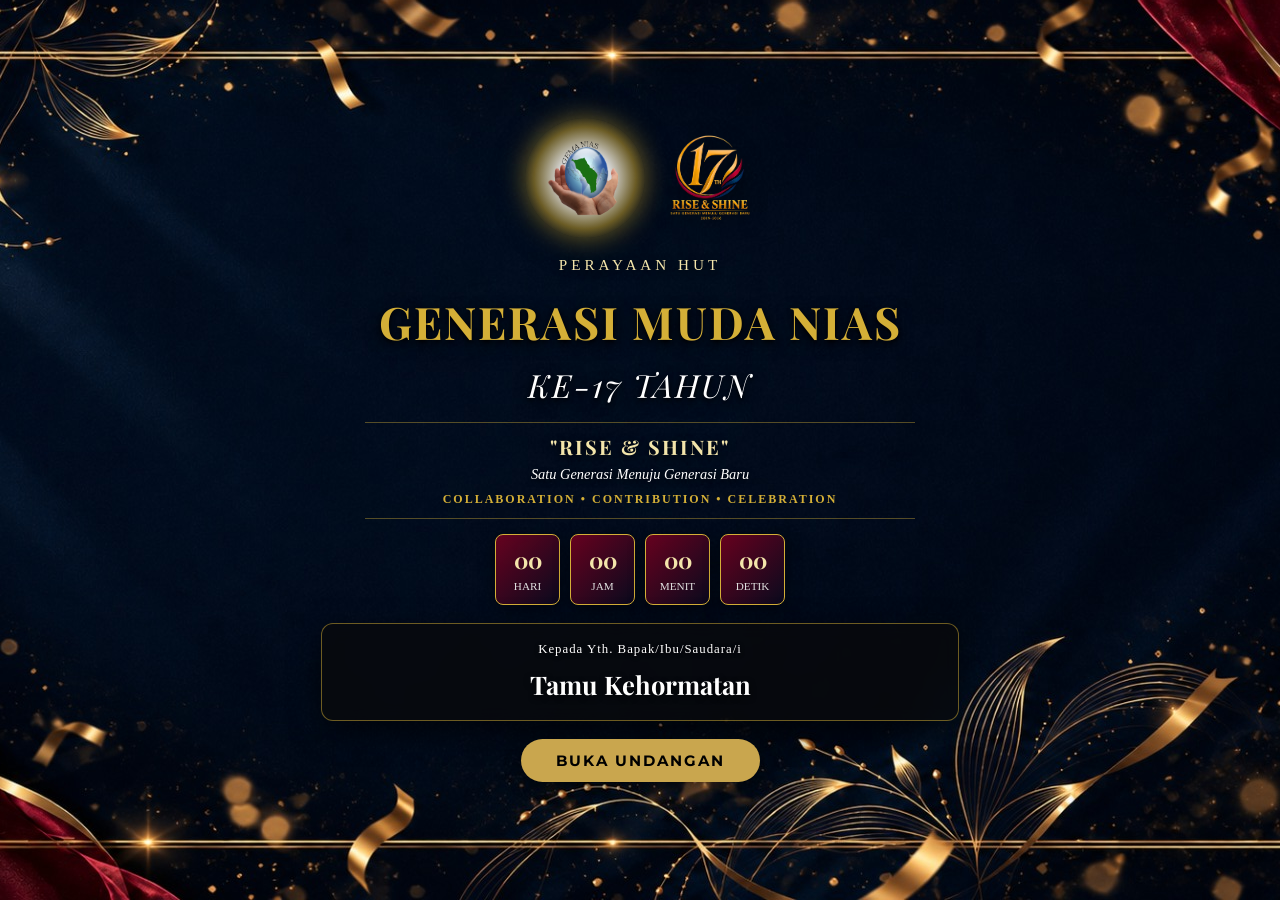
<file: index.html>
<!DOCTYPE html>
<html lang="id">
<head>
    <meta charset="UTF-8">
    <meta name="viewport" content="width=device-width, initial-scale=1.0">
    <title>HUT GEMA NIAS KE-17 | Generasi Muda Nias</title>
    
    <link rel="preconnect" href="https://fonts.googleapis.com">
    <link rel="preconnect" href="https://fonts.gstatic.com" crossorigin>
    <link href="https://fonts.googleapis.com/css2?family=Playfair+Display:ital,wght@0,400;0,700;1,400&family=Montserrat:wght@300;400;600&display=swap" rel="stylesheet">
<link rel="preconnect" href="https://fonts.googleapis.com">
    <link rel="preconnect" href="https://fonts.gstatic.com" crossorigin>
    <link href="https://fonts.googleapis.com/css2?family=Playfair+Display:ital,wght@0,400;0,700;1,400&family=Montserrat:wght@300;400;600&display=swap" rel="stylesheet">
    
    <!-- TAMBAHKAN BARIS INI UNTUK MEMUNCULKAN IKON MUSIK -->
    <link rel="stylesheet" href="https://cdnjs.cloudflare.com/ajax/libs/font-awesome/6.4.0/css/all.min.css">
    
    <link rel="stylesheet" href="style.css">   
    <link rel="stylesheet" href="style.css">
</head>
<body>

    <div id="cover" class="cover-section">
        <div id="cover-bg" class="cover-bg-image"></div>

        <div class="cover-content">
            <!-- 1. DUA LOGO BERDAMPINGAN DI TENGAH -->
         <div class="logo-container fade-up delay-1">
        <!-- Logo Gema Nias (Tangan) dengan efek pendaran cahaya -->
        <img src="assets/images/logo-gema-nias.png" alt="Logo GEMA NIAS" class="logo-img logo-tangan-glow">
        
        <!-- Logo HUT 17 ditambahkan class "logo-17-glow" agar punya animasi cahaya emas -->
        <img src="assets/images/logo-hut-17.png" alt="Logo HUT 17" class="logo-img logo-17-glow">
    </div>

            <p class="subtitle fade-up delay-1">PERAYAAN HUT</p>
            <h1 class="fade-up delay-2">GENERASI MUDA NIAS<br><span>KE-17 TAHUN</span></h1>

            <!-- TEMA ACARA -->
            <div class="theme-box fade-up delay-2">
                <p class="theme-title">"RISE & SHINE"</p>
                <p class="theme-subtitle">Satu Generasi Menuju Generasi Baru</p>
                <div class="pillars">
                    <span>Collaboration</span> &bull; <span>Contribution</span> &bull; <span>Celebration</span>
                </div>
            </div>

            <!-- 2. COUNTDOWN TIMER DI HALAMAN UTAMA COVER -->
            <div class="cover-timer fade-up delay-3">
                <div class="time-box"><span id="days">00</span><p>Hari</p></div>
                <div class="time-box"><span id="hours">00</span><p>Jam</p></div>
                <div class="time-box"><span id="minutes">00</span><p>Menit</p></div>
                <div class="time-box"><span id="seconds">00</span><p>Detik</p></div>
            </div>

            <!-- KOTAK NAMA TAMU -->
            <div class="guest-box fade-up delay-3">
                <p class="guest-text">Kepada Yth. Bapak/Ibu/Saudara/i</p>
                <h2 id="guest-name">Tamu Kehormatan</h2>
            </div>

            <!-- TOMBOL BUKA UNDANGAN -->
            <button id="open-btn" class="btn-primary fade-up delay-4">
                <span>Buka Undangan</span>
            </button>
        </div>
    </div>

 

       <!-- FOOTER / CATATAN KAKI -->
        <footer class="footer-section reveal">
            <h2 class="gold-text footer-title">GEMA NIAS</h2>
            <p class="footer-subtitle">Generasi Muda Nias</p>
            <div class="footer-divider"><span>✦</span></div>
            <p class="footer-copy">© 2026 GEMA NIAS.<br>Nias Berubah</p>
        </footer>
    </div>

    <!-- AUDIO / PLAYLIST 2 LAGU -->
    <audio id="bg-music" preload="auto"></audio>
    
    <button id="music-btn" class="music-toggle" style="display:none;" title="Putar / Jeda Musik">🎵</button>
    <!-- AUDIO & TOMBOL MUSIK DI HALAMAN UTAMA (COVER) -->
    <audio id="bg-music" src="assets/audio/jamrud.mp3" preload="auto" loop></audio>
    <button id="music-btn" class="music-toggle" title="Putar / Jeda Musik">🎵</button>
    <script src="script.js"></script>
</body>
</html>
</file>
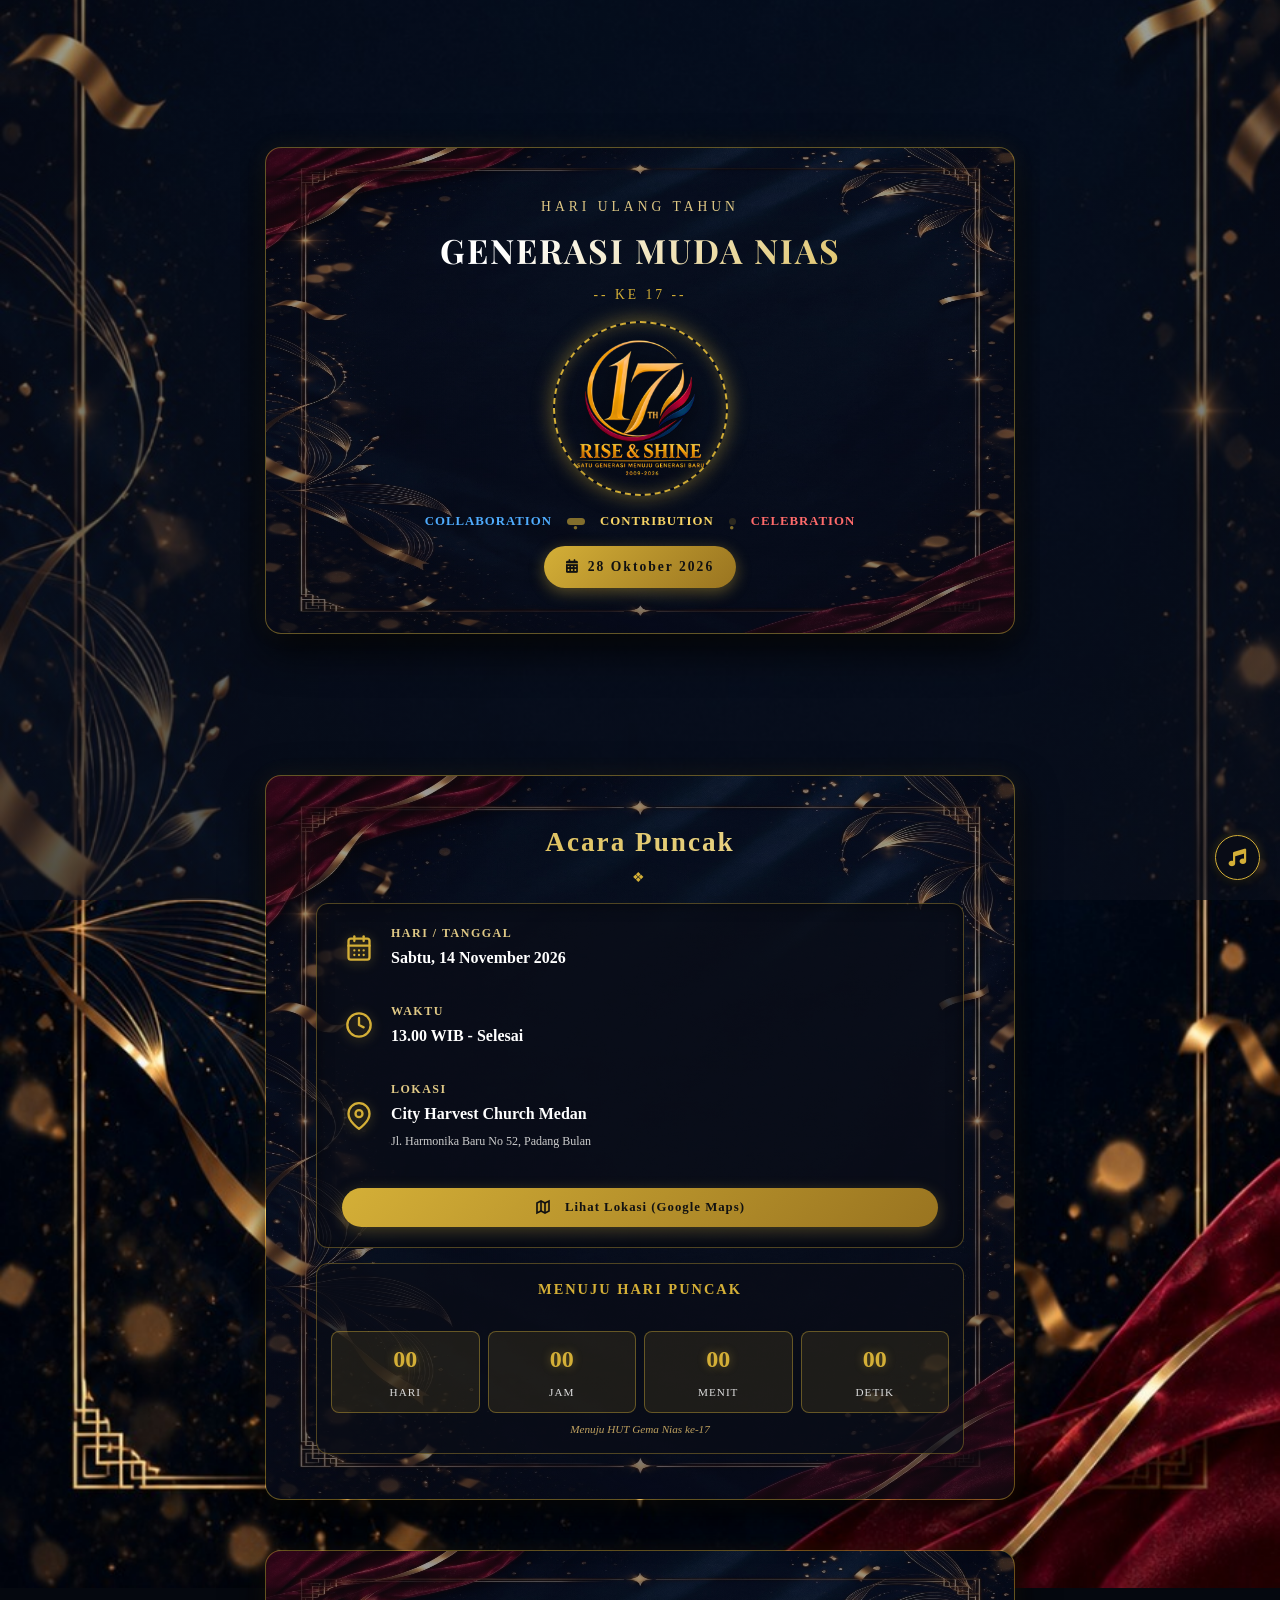
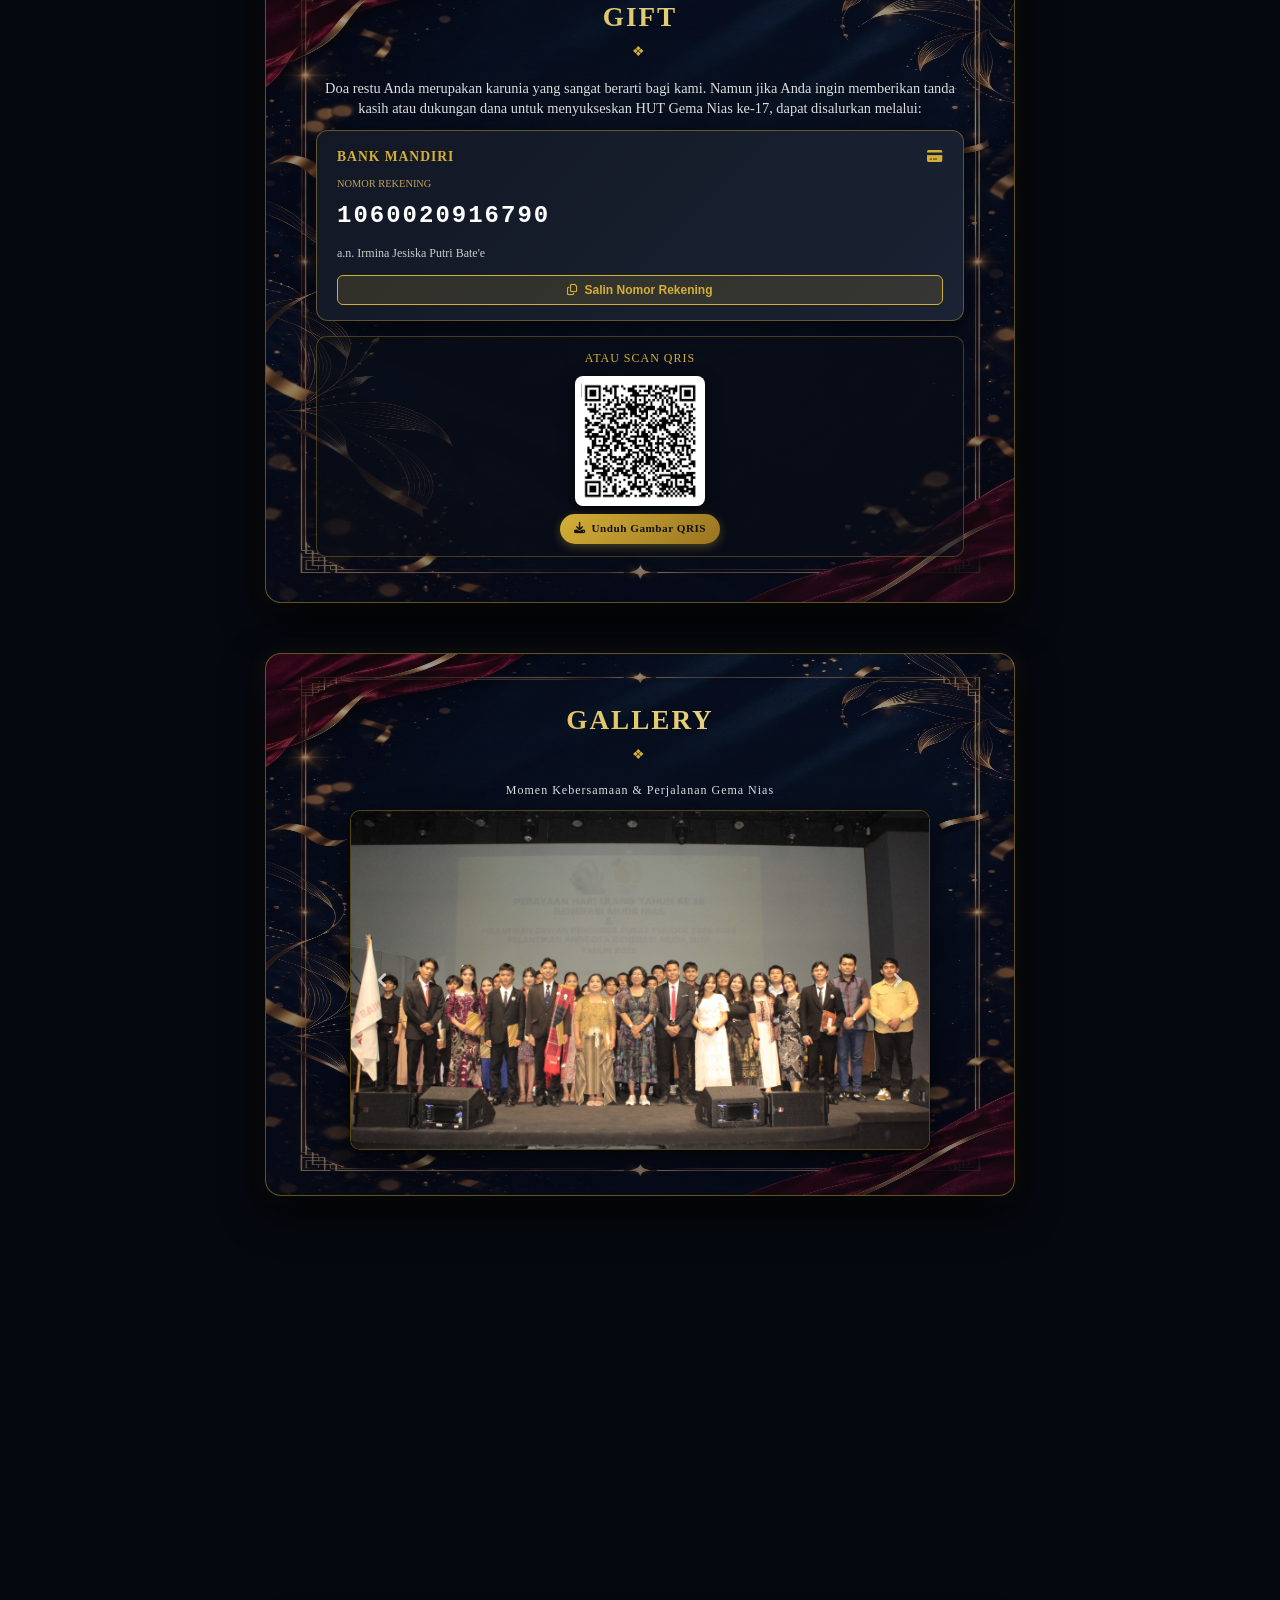
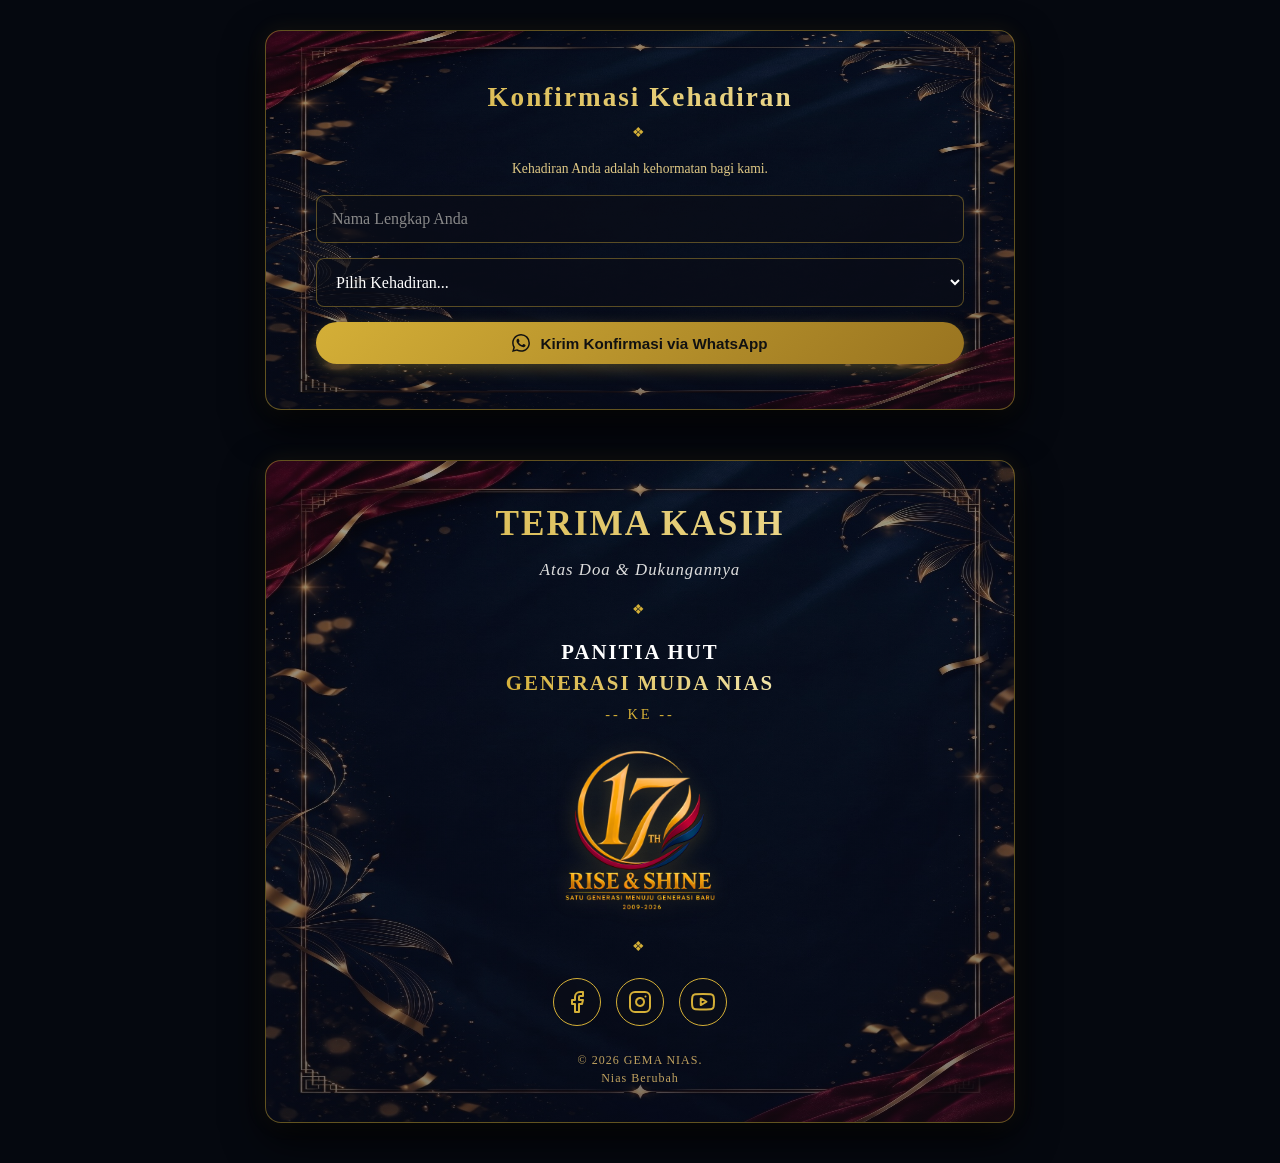
<file: undangan.html>
<!DOCTYPE html>
<html lang="id">
<head>
    <meta charset="UTF-8">
    <meta name="viewport" content="width=device-width, initial-scale=1.0">
    <title>HUT GEMA NIAS KE-17 | Generasi Muda Nias</title>
    
    <link rel="preconnect" href="https://fonts.googleapis.com">
    <link rel="preconnect" href="https://fonts.gstatic.com" crossorigin>
    <link href="https://fonts.googleapis.com/css2?family=Playfair+Display:ital,wght@0,400;0,700;1,400&family=Montserrat:wght@300;400;600&display=swap" rel="stylesheet">
<link rel="preconnect" href="https://fonts.googleapis.com">
    <link rel="preconnect" href="https://fonts.gstatic.com" crossorigin>
    <link href="https://fonts.googleapis.com/css2?family=Playfair+Display:ital,wght@0,400;0,700;1,400&family=Montserrat:wght@300;400;600&display=swap" rel="stylesheet">
    
    <!-- TAMBAHKAN BARIS INI UNTUK MEMUNCULKAN IKON MUSIK -->
    <link rel="stylesheet" href="https://cdnjs.cloudflare.com/ajax/libs/font-awesome/6.4.0/css/all.min.css">
    
    <link rel="stylesheet" href="style.css">   
    <link rel="stylesheet" href="style.css">
</head>
<body>

   
 <!-- ISI UTAMA UNDANGAN -->
<main id="main-content">
    
  <!-- SECTION 1: HERO / HALAMAN UTAMA SETELAH DIBUKA -->
<section class="main-hero reveal">
    <!-- Kartu Pembungkus Utama (Responsive untuk HP & Laptop) -->
    <div class="invitation-card">
        <div class="hero-content-box">
            
            <!-- 1. Judul Atas -->
            <span class="hero-subtitle">HARI ULANG TAHUN</span>
            <h1 class="hero-title gold-text">GENERASI MUDA NIAS</h1>
            <div class="divider-line"><span>-- KE 17 --</span></div>

            <!-- 2. Logo Besar dengan Lingkaran Emas Berputar -->
            <div class="hero-logo-container">
                <div class="gold-ring-glow"></div>
                <img src="assets/images/logo-hut-17.png" alt="Logo HUT GEMA NIAS 17" class="hero-main-logo">
            </div>

            <!-- 3. Animasi Pilar / Tema (Collaboration, Contribution, Celebration) -->
            <div class="animated-pillars">
                <span class="collab">COLLABORATION</span>
                <span class="dot">•</span>
                <span class="contrib">CONTRIBUTION</span>
                <span class="dot">•</span>
                <span class="celeb">CELEBRATION</span>
            </div>

            <!-- 4. Tanggal Acara -->
            <div class="event-date-badge">
                <i class="fa-solid fa-calendar-days"></i> 28 Oktober 2026
            </div>

        </div>
    </div>
</section>
 <!-- SECTION 2: JADWAL ACARA & COUNTDOWN -->
    <section class="full-screen-section">
        <div class="invitation-card">
            
            <!-- Judul ini dipasang di luar class "reveal" agar langsung kelihatan mengintip di bawah kartu pertama -->
            <h2 class="section-heading gold-text">Acara Puncak</h2>
            <div class="divider-line"><span>❖</span></div>

            <!-- Bagian isi ini dibungkus class "reveal" agar baru muncul animasinya saat di-swipe/scroll ke atas -->
            <div class="reveal">
                <!-- Detail Acara & Lokasi -->
                <div class="event-details-box">
                    <div class="event-item">
                        <div class="event-icon-svg">
                            <svg viewBox="0 0 24 24" fill="none" stroke="currentColor" stroke-width="2" stroke-linecap="round" stroke-linejoin="round"><rect x="3" y="4" width="18" height="18" rx="2" ry="2"></rect><line x1="16" y1="2" x2="16" y2="6"></line><line x1="8" y1="2" x2="8" y2="6"></line><line x1="3" y1="10" x2="21" y2="10"></line><path d="M8 14h.01M12 14h.01M16 14h.01M8 18h.01M12 18h.01M16 18h.01"/></svg>
                        </div>
                        <div class="event-text">
                            <h4>HARI / TANGGAL</h4>
                            <p>Sabtu, 14 November 2026</p>
                        </div>
                    </div>

                    <div class="event-item">
                        <div class="event-icon-svg">
                            <svg viewBox="0 0 24 24" fill="none" stroke="currentColor" stroke-width="2" stroke-linecap="round" stroke-linejoin="round"><circle cx="12" cy="12" r="10"></circle><polyline points="12 6 12 12 16 14"></polyline></svg>
                        </div>
                        <div class="event-text">
                            <h4>WAKTU</h4>
                            <p>13.00 WIB - Selesai</p>
                        </div>
                    </div>

                    <div class="event-item">
                        <div class="event-icon-svg">
                            <svg viewBox="0 0 24 24" fill="none" stroke="currentColor" stroke-width="2" stroke-linecap="round" stroke-linejoin="round"><path d="M21 10c0 7-9 13-9 13s-9-6-9-13a9 9 0 0 1 18 0z"></path><circle cx="12" cy="10" r="3"></circle></svg>
                        </div>
                        <div class="event-text">
                            <h4>LOKASI</h4>
                            <p>City Harvest Church Medan<br><small>Jl. Harmonika Baru No 52, Padang Bulan</small></p>
                        </div>
                    </div>

                    <!-- Tombol Google Maps Resmi -->
                    <a href="https://www.google.com/maps/place/CITY+HARVEST+Church+MEDAN/@3.5554095,98.6434655,911m/data=!3m2!1e3!4b1!4m6!3m5!1s0x30312f003a114291:0x9191488897e44b9!8m2!3d3.5554095!4d98.6460404!16s%2Fg%2F11y3rdqqyr?entry=ttu&g_ep=EgoyMDI2MTEwOS4wIKXMDSoASAFQAw%3D%3D" target="_blank" class="btn-location">
                        <svg style="width:16px; height:16px; margin-right:6px;" viewBox="0 0 24 24" fill="none" stroke="currentColor" stroke-width="2.5"><polygon points="3 6 9 3 15 6 21 3 21 18 15 21 9 18 3 21"></polygon><line x1="9" y1="3" x2="9" y2="18"></line><line x1="15" y1="6" x2="15" y2="21"></line></svg>
                        Lihat Lokasi (Google Maps)
                    </a>
                </div>

                <!-- KOTAK COUNTDOWN TIMER KONTEN 2 -->
                <div class="countdown-wrapper">
                    <h3 class="countdown-title">Menuju Hari Puncak</h3>
                    <div class="timer-grid">
                        <div class="timer-box">
                            <span id="days-2" class="timer-number">00</span>
                            <span class="timer-label">Hari</span>
                        </div>
                        <div class="timer-box">
                            <span id="hours-2" class="timer-number">00</span>
                            <span class="timer-label">Jam</span>
                        </div>
                        <div class="timer-box">
                            <span id="minutes-2" class="timer-number">00</span>
                            <span class="timer-label">Menit</span>
                        </div>
                        <div class="timer-box">
                            <span id="seconds-2" class="timer-number">00</span>
                            <span class="timer-label">Detik</span>
                        </div>
                    </div>
                    <p class="countdown-subtitle">Menuju HUT Gema Nias ke-17</p>
                </div>
            </div>

        </div>
    </section>


    <!-- SECTION 3: GIFT / AMPLOP DIGITAL -->
    <section class="full-screen-section reveal">
        <div class="invitation-card">
            
            <h2 class="section-heading gold-text">GIFT</h2>
            <div class="divider-line"><span>❖</span></div>
            
            <p class="gift-description">
                Doa restu Anda merupakan karunia yang sangat berarti bagi kami. Namun jika Anda ingin memberikan tanda kasih atau dukungan dana untuk menyukseskan HUT Gema Nias ke-17, dapat disalurkan melalui:
            </p>

            <!-- Kartu Rekening Mandiri ala ATM -->
            <div class="atm-card">
                <div class="atm-header">
                    <span class="atm-bank">BANK MANDIRI</span>
                    <i class="fa-solid fa-credit-card"></i>
                </div>
                <div class="atm-body">
                    <p class="atm-label">Nomor Rekening</p>
                    <p id="rekening-num" class="atm-number">1060020916790</p>
                    <div class="atm-footer-info">
                        <span class="atm-holder">a.n. Irmina Jesiska Putri Bate'e</span>
                    </div>
                </div>
                <!-- Tombol Salin -->
                <button class="btn-salin" onclick="salinRekening()">
                    <i class="fa-regular fa-copy"></i> Salin Nomor Rekening
                </button>
            </div>

            <!-- Bagian QRIS -->
            <div class="qris-container">
                <p class="qris-title">Atau Scan QRIS</p>
                <div class="qris-image-box">
                    <!-- Ganti dengan nama file gambar QRIS Anda di folder assets/images/ -->
                    <img src="assets/images/qrish.png" alt="QRIS Gema Nias" id="qris-img" class="qris-img">
                </div>
                <!-- Tombol Unduh QRIS -->
                <a href="assets/images/qrish.png" download="QRIS-HUT17-GEMA-NIAS.png" class="btn-download-qris">
                    <i class="fa-solid fa-download"></i> Unduh Gambar QRIS
                </a>
            </div>

        </div>
    </section>


    <!-- SECTION 4: GALLERY / GALERI FOTO -->
    <section class="full-screen-section reveal">
        <div class="invitation-card gallery-card">
            
            <h2 class="section-heading gold-text">GALLERY</h2>
            <div class="divider-line"><span>❖</span></div>
            
            <p class="gallery-subtitle">Momen Kebersamaan & Perjalanan Gema Nias</p>

            <!-- Container Slider Galeri -->
            <div class="gallery-slider-container">
                  <div class="gallery-track" id="galleryTrack">
                    <!-- 15 Foto Galeri (Ganti nama file foto sesuai dengan file Anda di assets/images/) -->
                    <div class="gallery-slide"><img src="assets/images/ketiga.png" alt="Galeri 1"></div>
                    <div class="gallery-slide"><img src="assets/images/kedua.png" alt="Galeri 2"></div>
                    <div class="gallery-slide"><img src="assets/images/pertama.png" alt="Galeri 3"></div>
                    <div class="gallery-slide"><img src="assets/images/4.png" alt="Galeri 4"></div>
                    <div class="gallery-slide"><img src="assets/images/5.png" alt="Galeri 5"></div>
                    <div class="gallery-slide"><img src="assets/images/6.png" alt="Galeri 6"></div>
                    <div class="gallery-slide"><img src="assets/images/7.png" alt="Galeri 7"></div>
                    <div class="gallery-slide"><img src="assets/images/8.png" alt="Galeri 8"></div>
                    <div class="gallery-slide"><img src="assets/images/9.png" alt="Galeri 9"></div>
                    <div class="gallery-slide"><img src="assets/images/10.png" alt="Galeri 10"></div>
                    <div class="gallery-slide"><img src="assets/images/11.png" alt="Galeri 11"></div>
                    <div class="gallery-slide"><img src="assets/images/12.png" alt="Galeri 12"></div>
                    <div class="gallery-slide"><img src="assets/images/13.png" alt="Galeri 13"></div>
                    <div class="gallery-slide"><img src="assets/images/14.png" alt="Galeri 14"></div>
                    <div class="gallery-slide"><img src="assets/images/15.png" alt="Galeri 15"></div>
                </div>

             <!-- Tombol Navigasi Panah (< dan >) Menggunakan SVG -->
<button class="gallery-btn prev-btn" onclick="moveSlide(-1)">
    <svg viewBox="0 0 24 24" fill="none" stroke="currentColor" stroke-width="3" stroke-linecap="round" stroke-linejoin="round">
        <polyline points="15 18 9 12 15 6"></polyline>
    </svg>
</button>
<button class="gallery-btn next-btn" onclick="moveSlide(1)">
    <svg viewBox="0 0 24 24" fill="none" stroke="currentColor" stroke-width="3" stroke-linecap="round" stroke-linejoin="round">
        <polyline points="9 18 15 12 9 6"></polyline>
    </svg>
</button>

          <!-- Indikator Angka & Titik-titik (Dots) -->
            <div class="gallery-footer-nav">
                <div class="gallery-counter">
                    <span id="currentSlideNum">1</span> / 15
                </div>
                
                <!-- 15 Titik Indikator Manual (DIJAMIN MUNCUL) -->
                <div class="gallery-dots">
                    <div class="dot active" onclick="jumpSlide(0)"></div>
                    <div class="dot" onclick="jumpSlide(1)"></div>
                    <div class="dot" onclick="jumpSlide(2)"></div>
                    <div class="dot" onclick="jumpSlide(3)"></div>
                    <div class="dot" onclick="jumpSlide(4)"></div>
                    <div class="dot" onclick="jumpSlide(5)"></div>
                    <div class="dot" onclick="jumpSlide(6)"></div>
                    <div class="dot" onclick="jumpSlide(7)"></div>
                    <div class="dot" onclick="jumpSlide(8)"></div>
                    <div class="dot" onclick="jumpSlide(9)"></div>
                    <div class="dot" onclick="jumpSlide(10)"></div>
                    <div class="dot" onclick="jumpSlide(11)"></div>
                    <div class="dot" onclick="jumpSlide(12)"></div>
                    <div class="dot" onclick="jumpSlide(13)"></div>
                    <div class="dot" onclick="jumpSlide(14)"></div>
                </div>
            </div>

        </div>
    </section>
</main>
      
 
      <!-- SECTION 5: TENTANG GEMA NIAS -->
    <section class="full-screen-section reveal">
        <div class="invitation-card">
            <h2 class="section-heading gold-text">Tentang Gema Nias</h2>
            <div class="divider-line"><span>❖</span></div>
            
            <p class="about-quote">"17 tahun bukan sekadar angka. Ia adalah perjalanan panjang tentang persaudaraan."</p>
            
            <p class="about-desc">
                GEMA NIAS merupakan wadah kebersamaan generasi muda Nias yang menjadi ruang untuk mempererat tali persaudaraan, menjaga identitas budaya <strong>Ono Niha</strong>, serta mendorong kontribusi nyata bagi masyarakat.
            </p>
        </div>
    </section>

    <!-- SECTION 6: KONFIRMASI KEHADIRAN (RSVP) -->
    <section class="full-screen-section reveal">
        <div class="invitation-card">
            <h2 class="section-heading gold-text">Konfirmasi Kehadiran</h2>
            <div class="divider-line"><span>❖</span></div>
            
            <p class="rsvp-subtitle">Kehadiran Anda adalah kehormatan bagi kami.</p>
            
            <form id="rsvp-form" class="rsvp-form">
                <div class="input-group">
                    <input type="text" id="rsvp-name" placeholder="Nama Lengkap Anda" required>
                </div>
                <div class="input-group">
                    <select id="rsvp-status" required>
                        <option value="" disabled selected>Pilih Kehadiran...</option>
                        <option value="Hadir">Sedia Hadir</option>
                        <option value="Tidak Hadir">Maaf, Tidak Bisa Hadir</option>
                    </select>
                </div>
                <button type="submit" class="btn-rsvp">
                    <svg viewBox="0 0 24 24" fill="currentColor" width="18" height="18">
                   
                        <path d="M17.472 14.382c-.297-.149-1.758-.867-2.03-.967-.273-.099-.471-.148-.67.15-.197.297-.767.966-.94 1.164-.173.199-.347.223-.644.075-.297-.15-1.255-.463-2.39-1.475-.888-.788-1.487-1.761-1.66-2.059-.173-.297-.018-.458.13-.606.134-.133.298-.347.446-.52.149-.174.198-.298.298-.497.099-.198.05-.371-.025-.52-.075-.149-.669-1.612-.916-2.207-.242-.579-.487-.5-.669-.51a12.8 12.8 0 0 0-.57-.01c-.198 0-.52.074-.792.372-.272.297-1.04 1.016-1.04 2.479 0 1.462 1.065 2.875 1.213 3.074.149.198 2.096 3.2 5.077 4.487.709.306 1.262.489 1.694.625.712.227 1.36.195 1.871.118.571-.085 1.758-.719 2.006-1.413.248-.694.248-1.289.173-1.413-.074-.124-.272-.198-.57-.347m-5.421 7.403h-.004a9.87 9.87 0 0 1-5.031-1.378l-.361-.214-3.741.982.998-3.648-.235-.374a9.86 9.86 0 0 1-1.51-5.26c.001-5.45 4.436-9.884 9.888-9.884 2.64 0 5.122 1.03 6.988 2.898a9.825 9.825 0 0 1 2.893 6.994c-.003 5.45-4.437 9.884-9.885 9.884m8.413-18.297A11.815 11.815 0 0 0 12.052 0C5.495 0 .16 5.335.157 11.892c0 2.096.547 4.142 1.588 5.945L.057 24l6.305-1.654a11.882 11.882 0 0 0 5.683 1.448h.005c6.554 0 11.89-5.335 11.893-11.893a11.821 11.821 0 0 0-3.48-8.413Z"/>
                    </svg>
                    Kirim Konfirmasi via WhatsApp
                </button>
            </form>
        </div>
    </section>

        <!-- SECTION 5: PENUTUP / TERIMA KASIH -->
    <section class="full-screen-section reveal">
        <div class="invitation-card closing-card">
            
            <h2 class="thank-you-heading gold-text">Terima Kasih</h2>
            <p class="thank-you-sub">Atas Doa & Dukungannya</p>
            
            <div class="divider-line" style="margin: 15px 0;"><span>❖</span></div>
            
            <h3 class="committee-text">PANITIA HUT<br><span class="gold-text">GENERASI MUDA NIAS</span></h3>
            <p class="ke-text">-- KE --</p>

            <!-- Logo GEMA NIAS 17 -->
            <div class="closing-logo-container">
                <img src="assets/images/logo-hut-17.png" alt="Logo HUT GEMA NIAS 17" class="closing-logo">
            </div>

            <div class="divider-line" style="margin: 15px 0;"><span>❖</span></div>

      
            <div class="social-media-links">

                <!-- Ikon Facebook -->
                <a href="https://www.facebook.com/share/19fynKsHG8/" target="_blank" class="social-icon" title="Facebook">
                    <svg viewBox="0 0 24 24" fill="none" stroke="currentColor" stroke-width="2" stroke-linecap="round" stroke-linejoin="round">
                        <path d="M18 2h-3a5 5 0 0 0-5 5v3H7v4h3v8h4v-8h3l1-4h-4V7a1 1 0 0 1 1-1h3z"></path>
                    </svg>
                </a>

                <!-- Ikon Instagram -->
                <a href="https://www.instagram.com/gema_nias?srtk=YXBjZnEycXczcDZt" target="_blank" class="social-icon" title="Instagram">
                    <svg viewBox="0 0 24 24" fill="none" stroke="currentColor" stroke-width="2" stroke-linecap="round" stroke-linejoin="round">
                        <rect x="2" y="2" width="20" height="20" rx="5" ry="5"></rect>
                        <path d="M16 11.37A4 4 0 1 1 12.63 8 4 4 0 0 1 16 11.37z"></path>
                        <line x1="17.5" y1="6.5" x2="17.51" y2="6.5"></line>
                    </svg>
                </a>

                <!-- Ikon YouTube -->
                <a href="https://youtube.com/@generasimudanias4879?si=IH21ylXqEhVYnL6t" target="_blank" class="social-icon" title="YouTube">
                    <svg viewBox="0 0 24 24" fill="none" stroke="currentColor" stroke-width="2" stroke-linecap="round" stroke-linejoin="round">
                        <path d="M22.54 6.42a2.78 2.78 0 0 0-1.94-2C18.88 4 12 4 12 4s-6.88 0-8.6.46a2.78 2.78 0 0 0-1.94 2A29 29 0 0 0 1 11.75a29 29 0 0 0 .46 5.33A2.78 2.78 0 0 0 3.4 19c1.72.46 8.6.46 8.6.46s6.88 0 8.6-.46a2.78 2.78 0 0 0 1.94-2 29 29 0 0 0 .46-5.33 29 29 0 0 0-.46-5.33z"></path>
                        <polygon points="9.75 15.02 15.5 11.75 9.75 8.48 9.75 15.02"></polygon>
                    </svg>
                </a>

            </div>
              <div style="margin-top: 25px; font-size: 0.75rem; color: #bfa15f; letter-spacing: 1px; line-height: 1.5;">
                <p>© 2026 GEMA NIAS.<br>Nias Berubah</p>
            </div>

        </div>
    </section>

    
    </div>

    <!-- AUDIO / PLAYLIST 2 LAGU -->
    <audio id="bg-music" preload="auto"></audio>
    
    <button id="music-btn" class="music-toggle" style="display:none;" title="Putar / Jeda Musik">🎵</button>

    <script src="script.js"></script>
</body>
</html>
</file>
<file: style.css>
:root {
    --gold-primary: #D4AF37;
    --gold-light: #F3E5AB;
    --dark-bg: #0a0a0a;
    --text-light: #e0e0e0;
}

/* Fix Universal Selector */
* { 
    margin: 0; 
    padding: 0; 
    box-sizing: border-box; 
}

body { 
    font-family: 'Montserrat', sans-serif; 
    background-color: var(--dark-bg); 
    color: var(--text-light); 
    overflow-x: hidden; 
    line-height: 1.6;
}
/* --- BACKGROUND UTAMA BODY MENGGUNAKAN GAMBAR --- */
body {
    margin: 0;
    padding: 0;
    width: 100vw;
    min-height: 100vh;
    /* Memasang gambar background di seluruh body halaman */
    background-image: linear-gradient(rgba(5, 8, 15, 0.4), rgba(5, 8, 15, 0.4)), url('assets/images/lompat-batu-dekstop.jpg');
    background-size: cover;
    background-position: center;
    background-repeat: no-repeat;
    background-attachment: fixed; /* Membuat background tetap diam saat di-scroll */
    color: #fff;
    font-family: 'Cinzel', 'Times New Roman', serif;
    overflow-x: hidden;
}

/* --- PERBAIKAN JARAK ANTAR SECTION AGAR RAPAT & TIDAK KOSONG --- */
/* --- SECTION DIBUAT RAPAT DAN ELEGAN TANPA SPASI HITAM --- */
.full-screen-section {
    position: relative;
    width: 100%;
    min-height: auto;           /* Hapus paksaan 100vh agar tinggi menyesuaikan isi kartu */
    padding: 20px 15px;         /* Jarak atas dan bawah dibuat tipis */
    background: transparent;    /* Menyatukan background body */
    display: flex;
    align-items: center;
    justify-content: center;
    box-sizing: border-box;
}

/* Mengatur kontainer utama agar tidak ada jarak spasi hitam berlebih */
#main-content {
    width: 100%;
    display: block; /* Diatur otomatis oleh JS routing */
}

h1, h2 { 
    font-family: 'Playfair Display', serif; 
    font-weight: 700; 
}

.gold-text { 
    background: linear-gradient(45deg, var(--gold-primary), var(--gold-light));
    -webkit-background-clip: text;
    -webkit-text-fill-color: transparent;
}

/* --- COVER SECTION --- */

.cover-section { 
   
    min-height: 100dvh; /* Menggunakan dvh agar pas penuh di layar browser HP */
    display: flex; 
    align-items: center; 
    justify-content: center; 
    text-align: center; 
    padding: 35px 15px;
    overflow: hidden; 
    background-color: transparent;
}
/* --- KUNCI SCROLL DI HALAMAN UTAMA (COVER) --- */
body.cover-body {
    overflow: hidden; /* Mencegah halaman bisa digeser/scroll ke bawah */
    height: 100vh;    /* Pas memenuhi tinggi layar */
    margin: 0;
}

.cover-section {
    position: fixed;
    top: 0;
    left: 0;
    width: 100%;
    height: 100vh;
    overflow-y: auto; /* Agar konten di dalam cover tetap bisa digulir jika layarnya kecil */
    z-index: 9999;
}
/* Background Cover Cerah (Warna Asli Tanpa Overlay Gelap) */
.cover-bg-image {
    position: absolute;
    top: 0; left: 0; 
    width: 100%; height: 100%;
    background-size: cover;
    background-position: center;
    background-repeat: no-repeat;
    z-index: -1;
    transition: background-image 0.5s ease-in-out;
}
.cover-content {
    width: 100%;
    max-width: 750px;
    margin: auto;
}
/* Menghapus lapisan linear-gradient gelap */
.cover-bg-image::after {
    display: none;
}

/* Tipografi Cover & Text Shadows untuk Kontras Kecerahan */
.cover-content h1 { 
    font-size: clamp(1.05rem, 4.2vw, 2.8rem); /* Mengecil otomatis di layar sempit */
    color: var(--gold-primary); 
    letter-spacing: 0.8px; 
    margin: 6px 0; 
    text-transform: uppercase;
    white-space: nowrap;
    text-shadow: 0 4px 15px rgba(0, 0, 0, 0.85), 0 2px 4px rgba(0, 0, 0, 0.9);
}
.cover-content h1 {
    white-space: nowrap;
}
.cover-content h1 span {
    display: block;
    font-size: clamp(0.95rem, 3.5vw, 2rem);
    color: #fff;
    font-weight: 400;
    font-style: italic;
    margin-top: 2px;
}

.subtitle { 
    font-size: 1rem; 
    letter-spacing: 4px; 
    text-transform: uppercase; 
    color: var(--gold-light); 
    text-shadow: 0 2px 8px rgba(0, 0, 0, 0.85);
}

/* Box Tamu Undangan */
.guest-box {
    margin: 30px auto; 
    padding: 20px 40px;
    background: rgba(10, 10, 10, 0.65);
    border: 1px solid rgba(212, 175, 55, 0.5);
    border-radius: 12px;
    backdrop-filter: blur(8px);
    box-shadow: 0 10px 30px rgba(0, 0, 0, 0.6);
    max-width: 90%;
}

.guest-text { 
    font-size: 0.85rem; 
    letter-spacing: 1px; 
    margin-bottom: 5px; 
    text-shadow: 0 1px 4px rgba(0, 0, 0, 0.8);
}

.guest-box h2 { 
    font-size: 1.8rem; 
    color: #fff; 
    text-shadow: 0 2px 6px rgba(0, 0, 0, 0.8);
}

/* --- TOMBOL BUKA UNDANGAN (SOLID GOLD) --- */
.btn-primary {
    background: #C9A64E !important; 
    color: #000000 !important; 
    border: none !important;
    padding: 15px 45px;
    font-family: 'Montserrat', sans-serif;
    font-size: 1.05rem; 
    font-weight: 700;
    letter-spacing: 3px; 
    border-radius: 50px; 
    cursor: pointer;
    text-transform: uppercase;
    box-shadow: 0 6px 15px rgba(0, 0, 0, 0.5); 
    transition: all 0.3s ease;
}

.btn-primary:hover {
    background: #E8C468 !important; 
    color: #000000 !important;
    transform: translateY(-3px) scale(1.03); 
    box-shadow: 0 10px 25px rgba(201, 166, 78, 0.6); 
}
@keyframes pulse-btn {
    0% { box-shadow: 0 0 0 0 rgba(212, 175, 55, 0.7); }
    70% { box-shadow: 0 0 0 15px rgba(212, 175, 55, 0); }
    100% { box-shadow: 0 0 0 0 rgba(212, 175, 55, 0); }
}


/* --- ANIMASI TEKS MASUK (FADE UP) --- */
.fade-up { 
    opacity: 0; 
    transform: translateY(30px); 
    animation: fadeUpAnim 1s forwards cubic-bezier(0.2, 0.8, 0.2, 1); 
}
.delay-1 { animation-delay: 0.2s; }
.delay-2 { animation-delay: 0.4s; }
.delay-3 { animation-delay: 0.6s; }
.delay-4 { animation-delay: 0.8s; }

@keyframes fadeUpAnim {
    to { opacity: 1; transform: translateY(0); }
}

/* --- MAIN CONTENT & SCROLL REVEAL --- */
section { 
    padding: 100px 20px; 
    max-width: 800px; 
    margin: auto; 
    text-align: center; 
}

.lead-text { 
    font-size: 1.2rem; 
    font-style: italic; 
    color: var(--gold-light); 
    margin-bottom: 20px; 
}

/* Efek Kaca (Glassmorphism) & Ornamen Aksen Sudut */
.glass-panel {
    position: relative;
    background: rgba(255, 255, 255, 0.03);
    border: 1px solid rgba(212, 175, 55, 0.25);
    backdrop-filter: blur(10px);
    border-radius: 20px;
    padding: 50px 30px;
    box-shadow: 0 20px 40px rgba(0, 0, 0, 0.6);
}

.glass-panel::before, 
.glass-panel::after {
    content: '';
    position: absolute;
    width: 15px;
    height: 15px;
    border-color: var(--gold-primary);
    border-style: solid;
}

.glass-panel::before {
    top: 10px; 
    left: 10px;
    border-width: 2px 0 0 2px;
}

.glass-panel::after {
    bottom: 10px; 
    right: 10px;
    border-width: 0 2px 2px 0;
}

/* Scroll Animasi */
.reveal {
    opacity: 0;
    transform: translateY(40px); /* Mulai dari posisi sedikit di bawah */
    transition: opacity 0.8s cubic-bezier(0.16, 1, 0.3, 1), transform 0.8s cubic-bezier(0.16, 1, 0.3, 1);
}

.reveal.active { 
    opacity: 1; 
    transform: translateY(0); 
}

/* --- FORM & COUNTDOWN --- */
.timer-grid { 
    display: flex; 
    justify-content: center; 
    gap: 15px; 
    margin-top: 30px; 
}

.time-box { 
    background: rgba(0, 0, 0, 0.6); 
    border: 1px solid var(--gold-primary); 
    padding: 15px; 
    border-radius: 10px; 
    min-width: 80px; 
}

.time-box span { 
    display: block; 
    font-size: 2rem; 
    font-family: 'Playfair Display', serif; 
    color: var(--gold-primary); 
}

form { 
    display: flex; 
    flex-direction: column; 
    gap: 15px; 
    margin-top: 30px; 
}

input, select { 
    padding: 15px; 
    background: rgba(0, 0, 0, 0.4); 
    border: 1px solid rgba(255, 255, 255, 0.2); 
    color: #fff; 
    font-family: 'Montserrat', sans-serif; 
    border-radius: 8px; 
    outline: none;
}

input:focus, select:focus { 
    border-color: var(--gold-primary); 
}

/* Floating Music Toggle */
.music-toggle { 
    position: fixed; 
    bottom: 30px; 
    right: 30px; 
    z-index: 99; 
    width: 50px; 
    height: 50px; 
    border-radius: 50%; 
    background: rgba(212, 175, 55, 0.2); 
    border: 1px solid var(--gold-primary); 
    color: white; 
    cursor: pointer; 
    backdrop-filter: blur(5px); 
    animation: float 3s infinite ease-in-out; 
}

@keyframes float { 
    0% { transform: translateY(0); } 
    50% { transform: translateY(-10px); } 
    100% { transform: translateY(0); } 
}

/* Mobile Optimization */
@media (max-width: 430px) {
    .cover-content h1 { font-size: 2.2rem; }
    .cover-content h1 span { font-size: 1.5rem; }
    .timer-grid { gap: 10px; }
    .time-box { min-width: 60px; padding: 10px; }
    .time-box span { font-size: 1.5rem; }
}


/* --- WADAH LOGO DI TENGAH --- */
.logo-container {
    display: flex;
    justify-content: center;
    align-items: center;
    gap: 20px;
    margin-bottom: 15px;
}

.logo-img {
    height: 90px; /* Diperbesar agar lebih menonjol */
    width: auto;
    object-fit: contain;
    filter: drop-shadow(0 4px 10px rgba(0, 0, 0, 0.6));
    transition: transform 0.3s ease;
}
/* --- TIPOGRAFI & TEMA --- */
.cover-content h1 { 
    font-size: 2.8rem; 
    color: var(--gold-primary); 
    letter-spacing: 2px; 
    margin: 8px 0; 
    text-transform: uppercase;
    text-shadow: 0 4px 15px rgba(0, 0, 0, 0.85), 0 2px 4px rgba(0, 0, 0, 0.9);
}

.subtitle { 
    font-size: 0.95rem; 
    letter-spacing: 4px; 
    text-transform: uppercase; 
    color: var(--gold-light); 
    text-shadow: 0 2px 8px rgba(0, 0, 0, 0.85);
}

.theme-box {
    margin: 12px auto;
    padding: 8px 15px;
    border-top: 1px solid rgba(212, 175, 55, 0.4);
    border-bottom: 1px solid rgba(212, 175, 55, 0.4);
    max-width: 550px;
}

.theme-title {
    font-family: 'Playfair Display', serif;
    font-size: 1.25rem;
    font-weight: 700;
    letter-spacing: 2px;
    color: var(--gold-light);
    text-shadow: 0 2px 8px rgba(0, 0, 0, 0.9);
}

.theme-subtitle {
    font-size: 0.9rem;
    font-style: italic;
    color: #ffffff;
    margin-bottom: 4px;
    text-shadow: 0 2px 6px rgba(0, 0, 0, 0.9);
}

.pillars {
    font-size: 0.75rem;
    letter-spacing: 2px;
    text-transform: uppercase;
    color: var(--gold-primary);
    font-weight: 600;
}

/* --- COUNTDOWN TIMER COVER --- */
.cover-timer {
    display: flex;
    justify-content: center;
    gap: 10px;
    margin: 15px auto;
}

.cover-timer .time-box {
    background: linear-gradient(135deg, rgba(128, 0, 32, 0.8), rgba(10, 10, 30, 0.9));
    border: 1px solid var(--gold-primary);
    padding: 8px 12px;
    border-radius: 8px;
    min-width: 65px;
    box-shadow: 0 4px 15px rgba(0,0,0,0.5);
    backdrop-filter: blur(5px);
}

.cover-timer .time-box span {
    display: block;
    font-size: 1.4rem;
    font-family: 'Playfair Display', serif;
    color: var(--gold-light);
    font-weight: 700;
}

.cover-timer .time-box p {
    font-size: 0.7rem;
    color: #e0e0e0;
    text-transform: uppercase;
    margin: 0;
}

/* --- KOTAK NAMA TAMU & TOMBOL --- */
.guest-box {
    margin: 18px auto; 
    padding: 15px 30px;
    background: rgba(10, 10, 10, 0.65);
    border: 1px solid rgba(212, 175, 55, 0.5);
    border-radius: 12px;
    backdrop-filter: blur(8px);
    box-shadow: 0 10px 30px rgba(0, 0, 0, 0.6);
    max-width: 85%;
}

.guest-text { 
    font-size: 0.8rem; 
    letter-spacing: 1px; 
    margin-bottom: 4px; 
}

.guest-box h2 { 
    font-size: 1.6rem; 
    color: #fff; 
}

.btn-primary {
    background: rgba(10, 10, 10, 0.5);
    color: var(--gold-primary);
    border: 1px solid var(--gold-primary);
    padding: 12px 35px;
    font-family: 'Montserrat', sans-serif;
    font-size: 0.95rem; 
    letter-spacing: 2px;
    border-radius: 30px; 
    cursor: pointer;
    transition: all 0.4s ease;
    text-transform: uppercase;
    backdrop-filter: blur(4px);
    box-shadow: 0 4px 15px rgba(0, 0, 0, 0.5);
}

/* --- KHUSUS PENGATURAN HP / MOBILE (MAX-WIDTH: 430px) --- */
/* --- SPACING & JARAK ESTETIS KHUSUS HP (MAX-WIDTH: 767px) --- */
@media (max-width: 767px) {
    .cover-bg-image {
        background-size: 100% 100%; 
        background-position: center top;
    }

    .cover-section {
        padding: 20px 12px; 
        height: 100dvh; 
    }

    .logo-container {
        gap: 16px;
        margin-bottom: 10px; /* Memberikan jarak lega di bawah logo */
    }

    .logo-img { 
        height: 60px; 
    }

    .subtitle {
        font-size: 0.68rem;
        letter-spacing: 2.5px;
        margin-bottom: 4px;
    }

    .cover-content h1 { 
        font-size: clamp(1.15rem, 4.3vw, 1.45rem); 
        letter-spacing: 0.5px;
        margin: 6px 0 4px 0;
        padding: 0 5px;
    }

    .cover-content h1 span {
        font-size: clamp(1.02rem, 3.8vw, 1.3rem);
        margin-top: 3px;
    }

    .theme-box {
        margin: 10px auto; /* Jarak pas di atas & bawah kotak tema */
        padding: 6px 10px;
        max-width: 88%;
    }

    .theme-title {
        font-size: 0.85rem;
        letter-spacing: 1.5px;
    }

    .theme-subtitle {
        font-size: 0.68rem;
        margin-bottom: 2px;
    }

    .pillars {
        font-size: 0.55rem;
        letter-spacing: 1px;
    }

    .cover-timer {
        gap: 8px;
        margin: 12px auto; /* Jarak yang nyaman sebelum masuk kotak nama tamu */
    }

    .cover-timer .time-box { 
        min-width: 44px; 
        padding: 4px 2px; 
    }

    .cover-timer .time-box span { 
        font-size: 0.9rem; 
    }

    .cover-timer .time-box p {
        font-size: 0.52rem;
    }

    .guest-box {
        margin: 12px auto; /* Jarak pemisah yang rapi antara timer dan tombol */
        padding: 8px 14px;
        max-width: 85%;
    }

    .guest-text {
        font-size: 0.65rem;
        margin-bottom: 2px;
    }

    .guest-box h2 {
        font-size: 1.05rem;
    }

    .btn-primary {
        padding: 9px 22px;
        font-size: 0.72rem;
        margin-top: 6px;
    }
}

/* --- TOMBOL / LOGO MUSIK MELAYANG --- */
.music-toggle {
    position: fixed;
    bottom: 25px;
    right: 25px;
    z-index: 9999;
    background: linear-gradient(135deg, var(--gold-primary), #800020); /* Nuansa Emas & Maroon */
    color: #fff;
    border: 2px solid var(--gold-light);
    width: 50px;
    height: 50px;
    border-radius: 50%;
    display: flex;
    align-items: center;
    justify-content: center;
    font-size: 1.3rem;
    cursor: pointer;
    box-shadow: 0 4px 20px rgba(0, 0, 0, 0.6);
    transition: transform 0.3s ease, background 0.3s ease;
}

.music-toggle:hover {
    transform: scale(1.1);
}

/* Animasi Putar Saat Musik Menyala */
@keyframes spinLogo {
    0% { transform: rotate(0deg); }
    100% { transform: rotate(360deg); }
}

.music-toggle.playing {
    animation: spinLogo 4s linear infinite;
}
/* --- UKURAN LOGO UTAMA YANG RESPONSIF (HP & LAPTOP) --- */
.hero-logo-container {
    position: relative;
    width: 140px;  /* Ukuran default untuk HP */
    height: 140px;
    margin: 15px auto 25px auto;
    display: flex;
    align-items: center;
    justify-content: center;
}

.gold-ring-glow {
    position: absolute;
    width: 100%;
    height: 100%;
    border-radius: 50%;
    border: 2px dashed var(--gold-primary);
    box-shadow: 0 0 20px rgba(212, 175, 55, 0.4), inset 0 0 15px rgba(212, 175, 55, 0.3);
    animation: rotateRing 15s linear infinite;
}

@keyframes rotateRing {
    0% { transform: rotate(0deg); }
    100% { transform: rotate(360deg); }
}

.hero-main-logo {
    width: 110px;  /* Ukuran gambar logo di HP */
    height: 110px;
    object-fit: contain;
    filter: drop-shadow(0 4px 12px rgba(0,0,0,0.8));
    transition: transform 0.4s ease;
}

.hero-main-logo:hover {
    transform: scale(1.05);
}

/* --- PENYESUAIAN KHUSUS LAPTOP / LAYAR LEBIH BESAR --- */
@media (min-width: 768px) {
    .hero-logo-container {
        width: 190px;
        height: 190px;
    }
    
    .hero-main-logo {
        width: 150px;  /* Ukuran gambar logo pas di layar Laptop/PC */
        height: 150px;
    }
}

/* --- CONTAINER UTAMA & BACKGROUND KARTU --- */
.main-hero {
    position: relative;
    width: 100%;
    min-height: 100vh;
    /* Latar belakang luar menggunakan gambar yang sama dengan efek gelap & blur agar menyatu dan tidak kosong di laptop */
    background-image: linear-gradient(rgba(5, 8, 15, 0.85), rgba(5, 8, 15, 0.85)), url('assets/images/card.jpg');
    background-size: cover;
    background-position: center;
    display: flex;
    align-items: center;
    justify-content: center;
    padding: 25px 15px;
    overflow: hidden;
    color: #fff;
}
.main-hero {
   
    background-color: #05080f;
    display: flex;
    align-items: center;
    justify-content: center;
    padding: 20px;
    box-sizing: border-box;
    overflow-y: auto; /* Memastikan bisa di-scroll jika layar terlalu kecil */
    color: #fff;
}

/* --- KARTU UTAMA (RESPONSIF HP & LAPTOP) --- */
.invitation-card {
    position: relative;
    z-index: 2;
    background-image: linear-gradient(rgba(10, 15, 28, 0.4), rgba(10, 15, 28, 0.5)), url('assets/images/card.jpg');
    background-size: 100% 100%;
    background-position: center;
    background-repeat: no-repeat;
    border: 1px solid rgba(212, 175, 55, 0.45);
    border-radius: 16px;
    padding: 30px 20px;
    width: 100%;
    max-width: 420px;
    box-shadow: 0 15px 40px rgba(0, 0, 0, 0.85), 0 0 20px rgba(212, 175, 55, 0.1);
    text-align: center;
    margin: auto; /* Membantu memposisikan kartu tepat di tengah */
}

.hero-subtitle {
    font-size: 0.85rem;
    letter-spacing: 4px;
    color: #dfc885;
    font-weight: 500;
}

.hero-title {
    font-size: 1.8rem;
    font-weight: 700;
    letter-spacing: 2px;
    margin: 8px 0;
    background: linear-gradient(135deg, #fff 30%, var(--gold-primary) 100%);
    -webkit-background-clip: text;
    -webkit-text-fill-color: transparent;
}

.divider-line {
    font-size: 0.85rem;
    color: var(--gold-primary);
    margin-bottom: 15px;
    letter-spacing: 3px;
}

/* --- LOGO BESAR DENGAN LINGKARAN EMAS BERPUTAR --- */
.hero-logo-container {
    position: relative;
    width: 175px;  /* Pas untuk HP */
    height: 175px;
    margin: 15px auto 20px auto;
    display: flex;
    align-items: center;
    justify-content: center;
}

.gold-ring-glow {
    position: absolute;
    width: 100%;
    height: 100%;
    border-radius: 50%;
    border: 2px dashed var(--gold-primary);
    box-shadow: 0 0 20px rgba(212, 175, 55, 0.5), inset 0 0 15px rgba(212, 175, 55, 0.3);
    animation: rotateRing 18s linear infinite;
}

@keyframes rotateRing {
    0% { transform: rotate(0deg); }
    100% { transform: rotate(360deg); }
}

.hero-main-logo {
    width: 145px;  /* Ukuran pas agar tulisan di logo terbaca jelas */
    height: 145px;
    object-fit: contain;
    filter: drop-shadow(0 4px 12px rgba(0,0,0,0.8));
    transition: transform 0.4s ease;
}

.hero-main-logo:hover {
    transform: scale(1.05);
}

/* --- ANIMASI PILAR (WARNA-WARNI & ELEGAN) --- */
.animated-pillars {
    display: flex;
    justify-content: center;
    align-items: center;
    flex-wrap: wrap; /* MEMBUAT TEKS BISA TURUN BARIS DI HP */
    gap: 8px;
    font-size: 0.75rem;
    font-weight: 700;
    letter-spacing: 1px;
    margin-bottom: 20px;
    text-transform: uppercase;
    animation: fadeInPillars 1.5s ease-in-out infinite alternate;
    padding: 0 10px; /* Memberi jarak aman dari tepi layar */
    text-align: center;
}
/* Khusus untuk HP dengan layar sempit */
@media (max-width: 430px) {
    .animated-pillars {
        font-size: 0.55rem; /* Mengecilkan teks di layar HP */
        gap: 4px; /* Merapatkan jarak antar kata */
    }
    .animated-pillars .dot {
        margin: 0 2px;
    }
}

.animated-pillars .collab { color: #4facfe; }   /* Biru Elegan */
.animated-pillars .contrib { color: #f6d365; }  /* Kuning Keemasan */
.animated-pillars .celeb { color: #ff6b6b; }    /* Merah Maroon/Coral */
.animated-pillars .dot { color: var(--gold-primary); opacity: 0.6; }

@keyframes fadeInPillars {
    0% { opacity: 0.75; transform: scale(0.98); }
    100% { opacity: 1; transform: scale(1); }
}

/* --- BADGE TANGGAL ACARA --- */
.event-date-badge {
    background: linear-gradient(135deg, var(--gold-primary), #997420);
    color: #111;
    font-weight: 700;
    padding: 10px 22px;
    border-radius: 30px;
    font-size: 0.85rem;
    letter-spacing: 2px;
    box-shadow: 0 4px 15px rgba(212, 175, 55, 0.4);
    display: inline-flex;
    align-items: center;
    gap: 8px;
}

/* --- PENYESUAIAN KHUSUS LAYAR LAPTOP / PC AGAR LEBIH LEBAR & TIDAK BANYAK KOSONG --- */
@media (min-width: 768px) {
    .main-hero {
        padding: 40px 30px;
    }

    .invitation-card {
        max-width: 780px; /* Diperlebar di layar laptop agar proporsional dan mengisi layar dengan megah */
        padding: 60px 50px;
    }

    .hero-title {
        font-size: 2.4rem;
    }

    .hero-logo-container {
        width: 220px;
        height: 220px;
    }

    .hero-main-logo {
        width: 185px;
        height: 185px;
    }

    .animated-pillars {
        font-size: 0.9rem;
        gap: 15px;
    }
}
/* --- KHUSUS LAPTOP / PC AGAR TIDAK GANTUNG --- */
@media (min-width: 900px) {
    .main-hero {
        background-image: radial-gradient(circle, rgba(15, 22, 38, 0.85) 0%, rgba(3, 5, 10, 0.95) 100%), url('assets/images/bg-card-hut17.jpg');
        background-size: cover;
        background-position: center;
        padding: 40px 20px;
        min-height: 100vh;
    }

    .invitation-card {
        max-width: 750px;      /* Lebar proporsional di layar laptop */
        padding: 45px 50px;    /* Padding atas-bawah disesuaikan agar tidak terlalu tinggi dan tidak gantung */
    }

    .hero-title {
        font-size: 2.1rem;
        margin: 6px 0;
    }

    .hero-logo-container {
        width: 175px;
        height: 175px;
        margin: 10px auto 15px auto;
    }

    .hero-main-logo {
        width: 145px;
        height: 145px;
    }

    .animated-pillars {
        font-size: 0.8rem;
        margin-bottom: 15px;
    }
}
/* --- SECTION KEDUA & KARTU ACARA --- */
.countdown-section {
    position: relative;
    width: 100%;
    min-height: 100vh;
    background-image: linear-gradient(rgba(5, 8, 15, 0.5), rgba(5, 8, 15, 0.5)), url('assets/images/bg-card-hut17.jpg');
    background-size: cover;
    background-position: center;
    display: flex;
    align-items: center;
    justify-content: center;
    padding: 40px 15px;
    box-sizing: border-box;
    color: #fff;
}

.section-heading {
    font-size: 1.5rem;
    font-weight: 700;
    letter-spacing: 2px;
    margin-bottom: 5px;
    font-family: serif;
}

/* Kotak Detail Jadwal */
.event-details-box {
    display: flex;
    flex-direction: column;
    gap: 15px;
    margin: 20px 0;
    text-align: left;
    background: rgba(10, 14, 23, 0.6);
    border: 1px solid rgba(212, 175, 55, 0.3);
    padding: 20px;
    border-radius: 12px;
}

.event-item {
    display: flex;
    align-items: center;
    gap: 15px;
}

.event-icon {
    width: 40px;
    height: 40px;
    background: rgba(212, 175, 55, 0.15);
    border: 1px solid var(--gold-primary);
    border-radius: 50%;
    display: flex;
    align-items: center;
    justify-content: center;
    color: var(--gold-primary);
    font-size: 1rem;
    flex-shrink: 0;
}

.event-text h4 {
    font-size: 0.8rem;
    color: #bfa15f;
    text-transform: uppercase;
    letter-spacing: 1px;
    margin-bottom: 2px;
}

.event-text p {
    font-size: 0.95rem;
    color: #fff;
    font-weight: 600;
    margin: 0;
}

.event-text small {
    color: #ccc;
    font-weight: 400;
    font-size: 0.8rem;
}

/* Tombol Lihat Lokasi */
.btn-location {
    display: block;
    width: 100%;
    background: linear-gradient(135deg, var(--gold-primary), #997420);
    color: #111;
    text-align: center;
    padding: 10px;
    border-radius: 25px;
    font-weight: 700;
    text-decoration: none;
    font-size: 0.85rem;
    letter-spacing: 1px;
    margin-top: 5px;
    box-shadow: 0 4px 15px rgba(212, 175, 55, 0.3);
    transition: transform 0.3s ease;
}

.btn-location:hover {
    transform: scale(1.02);
}

/* Kotak Countdown Timer */
.countdown-wrapper {
    margin-top: 25px;
    background: rgba(10, 14, 23, 0.6);
    border: 1px solid rgba(212, 175, 55, 0.3);
    padding: 20px;
    border-radius: 12px;
    text-align: center;
}

.countdown-title {
    font-size: 1rem;
    color: var(--gold-primary);
    letter-spacing: 2px;
    margin-bottom: 15px;
    text-transform: uppercase;
    font-family: serif;
}

.timer-grid {
    display: grid;
    grid-template-columns: repeat(4, 1fr);
    gap: 8px;
    margin-bottom: 12px;
}

.timer-box {
    background: rgba(212, 175, 55, 0.1);
    border: 1px solid rgba(212, 175, 55, 0.4);
    border-radius: 8px;
    padding: 10px 5px;
    text-align: center;
}

.timer-number {
    display: block;
    font-size: 1.2rem;
    font-weight: 700;
    color: var(--gold-primary);
}

.timer-label {
    font-size: 0.65rem;
    color: #ddd;
    text-transform: uppercase;
    letter-spacing: 1px;
}

.countdown-subtitle {
    font-size: 0.75rem;
    color: #bfa15f;
    font-style: italic;
    margin: 0;
}

/* --- PENYESUAIAN KHUSUS LAPTOP UNTUK SECTION 2 --- */
@media (min-width: 900px) {
    .countdown-section .invitation-card {
        max-width: 860px;
        padding: 50px 70px;
    }

    .section-heading {
        font-size: 1.8rem;
    }

    .event-details-box {
        padding: 25px 30px;
        gap: 20px;
    }

    .event-icon {
        width: 48px;
        height: 48px;
        font-size: 1.15rem;
    }

    .event-text p {
        font-size: 1.05rem;
    }

    .timer-number {
        font-size: 1.6rem;
    }

    .timer-label {
        font-size: 0.75rem;
    }
}

/* --- PERNAH-PERNIK CANTIK KONTEN 2 --- */
.section-heading {
    font-size: 1.4rem;
    font-weight: 700;
    letter-spacing: 2px;
    margin-bottom: 2px;
    font-family: serif;
    color: var(--gold-primary);
}

.event-details-box {
    display: flex;
    flex-direction: column;
    gap: 10px;
    margin: 12px 0;
    text-align: left;
    background: rgba(10, 14, 23, 0.7);
    border: 1px solid rgba(212, 175, 55, 0.35);
    padding: 14px 16px;
    border-radius: 12px;
    box-shadow: inset 0 0 15px rgba(0, 0, 0, 0.5);
}

/* --- GAYA IKON BARU (TANPA LINGKARAN KOTAK) --- */
.event-item {
    display: flex;
    align-items: center;
    gap: 15px;
    margin-bottom: 15px;
}

.event-icon-img {
    font-size: 1.8rem;
    color: var(--gold-primary);
    width: 40px;
    text-align: center;
    flex-shrink: 0;
    filter: drop-shadow(0 2px 5px rgba(212, 175, 55, 0.4));
}

.event-text h4 {
    font-size: 0.75rem;
    color: #dfc885;
    letter-spacing: 1.5px;
    margin-bottom: 2px;
}

.event-text p {
    font-size: 0.95rem;
    color: #fff;
    font-weight: 600;
    margin: 0;
}

.event-icon {
    width: 36px;
    height: 36px;
    background: rgba(212, 175, 55, 0.15);
    border: 1px solid var(--gold-primary);
    border-radius: 50%;
    display: flex;
    align-items: center;
    justify-content: center;
    color: var(--gold-primary);
    font-size: 0.9rem;
    flex-shrink: 0;
}


.event-text small {
    color: #ccc;
    font-weight: 400;
    font-size: 0.75rem;
}

/* Tombol Lokasi Cantik */
.btn-location {
    display: flex;
    align-items: center;
    justify-content: center;
    gap: 8px;
    width: 100%;
    background: linear-gradient(135deg, var(--gold-primary), #997420);
    color: #111;
    text-align: center;
    padding: 9px;
    border-radius: 25px;
    font-weight: 700;
    text-decoration: none;
    font-size: 0.8rem;
    letter-spacing: 1px;
    margin-top: 5px;
    box-shadow: 0 4px 15px rgba(212, 175, 55, 0.3);
    transition: transform 0.3s ease;
}

.btn-location:hover {
    transform: scale(1.02);
}

/* Kotak Countdown Bergerak */
.countdown-wrapper {
    margin-top: 12px;
    background: rgba(10, 14, 23, 0.7);
    border: 1px solid rgba(212, 175, 55, 0.35);
    padding: 14px;
    border-radius: 12px;
    text-align: center;
}

.countdown-title {
    font-size: 0.9rem;
    color: var(--gold-primary);
    letter-spacing: 2px;
    margin-bottom: 10px;
    text-transform: uppercase;
    font-family: serif;
}

.timer-grid {
    display: grid;
    grid-template-columns: repeat(4, 1fr);
    gap: 8px;
    margin-bottom: 8px;
}

.timer-box {
    background: rgba(212, 175, 55, 0.1);
    border: 1px solid rgba(212, 175, 55, 0.4);
    border-radius: 8px;
    padding: 8px 4px;
    text-align: center;
}

.timer-number {
    display: block;
    font-size: 1.15rem;
    font-weight: 700;
    color: var(--gold-primary);
    text-shadow: 0 0 10px rgba(212, 175, 55, 0.4);
}

.timer-label {
    font-size: 0.6rem;
    color: #ddd;
    text-transform: uppercase;
    letter-spacing: 1px;
}

.countdown-subtitle {
    font-size: 0.7rem;
    color: #bfa15f;
    font-style: italic;
    margin: 0;
}

/* --- PENYESUAIAN KHUSUS LAPTOP --- */
@media (min-width: 900px) {
    .section-heading {
        font-size: 1.7rem;
    }

    .event-details-box {
        padding: 20px 25px;
        gap: 16px;
        margin: 15px 0;
    }

    .event-icon {
        width: 44px;
        height: 44px;
        font-size: 1.05rem;
    }

    .event-text p {
        font-size: 1rem;
    }

    .timer-number {
        font-size: 1.5rem;
    }

    .timer-label {
        font-size: 0.7rem;
    }
}
.event-icon-svg {
    width: 34px;
    height: 34px;
    color: var(--gold-primary, #d4af37);
    flex-shrink: 0;
    display: flex;
    align-items: center;
    justify-content: center;
    filter: drop-shadow(0 2px 6px rgba(212, 175, 55, 0.45));
}

.event-icon-svg svg {
    width: 28px;
    height: 28px;
}

/* --- GAYA KONTEN 3: GIFT & REKENING --- */
.gift-description {
    font-size: 0.8rem;
    color: #ddd;
    line-height: 1.4;
    margin-bottom: 12px;
}

/* Kartu ATM Mandiri */
.atm-card {
    background: linear-gradient(135deg, #121824 0%, #1a2233 100%);
    border: 1px solid rgba(212, 175, 55, 0.4);
    border-radius: 12px;
    padding: 15px 20px;
    margin: 10px 0;
    text-align: left;
    box-shadow: 0 8px 25px rgba(0, 0, 0, 0.6);
}

.atm-header {
    display: flex;
    justify-content: space-between;
    align-items: center;
    color: var(--gold-primary);
    font-size: 0.85rem;
    font-weight: 700;
    letter-spacing: 1px;
    margin-bottom: 8px;
}

.atm-label {
    font-size: 0.65rem;
    color: #bfa15f;
    text-transform: uppercase;
    margin: 0;
}

.atm-number {
    font-size: 1.25rem;
    font-weight: 700;
    color: #fff;
    letter-spacing: 2px;
    margin: 4px 0;
    font-family: monospace;
}

.atm-holder {
    font-size: 0.75rem;
    color: #ccc;
}

/* Tombol Salin */
.btn-salin {
    margin-top: 10px;
    width: 100%;
    background: rgba(212, 175, 55, 0.15);
    border: 1px solid var(--gold-primary);
    color: var(--gold-primary);
    padding: 7px;
    border-radius: 6px;
    font-size: 0.75rem;
    font-weight: 600;
    cursor: pointer;
    transition: all 0.3s ease;
    display: flex;
    align-items: center;
    justify-content: center;
    gap: 6px;
}

.btn-salin:hover {
    background: var(--gold-primary);
    color: #111;
}

/* Kotak QRIS */
.qris-container {
    margin-top: 15px;
    background: rgba(10, 14, 23, 0.6);
    border: 1px solid rgba(212, 175, 55, 0.3);
    padding: 12px;
    border-radius: 10px;
    text-align: center;
}

.qris-title {
    font-size: 0.75rem;
    color: var(--gold-primary);
    text-transform: uppercase;
    letter-spacing: 1px;
    margin-bottom: 8px;
}

.qris-image-box {
    width: 110px;
    height: 110px;
    margin: 0 auto 8px auto;
    background: #fff;
    padding: 6px;
    border-radius: 8px;
    box-shadow: 0 4px 15px rgba(0, 0, 0, 0.5);
}

.qris-img {
    width: 100%;
    height: 100%;
    object-fit: contain;
    border-radius: 4px;
}

/* Tombol Unduh QRIS */
.btn-download-qris {
    display: inline-flex;
    align-items: center;
    justify-content: center;
    gap: 6px;
    background: linear-gradient(135deg, var(--gold-primary), #997420);
    color: #111;
    text-decoration: none;
    padding: 6px 14px;
    border-radius: 20px;
    font-size: 0.7rem;
    font-weight: 700;
    letter-spacing: 0.5px;
    box-shadow: 0 3px 10px rgba(212, 175, 55, 0.3);
    transition: transform 0.2s ease;
}

.btn-download-qris:hover {
    transform: scale(1.03);
}

/* --- PENYESUAIAN KHUSUS LAPTOP --- */
@media (min-width: 900px) {
    .gift-description {
        font-size: 0.9rem;
    }
    .atm-number {
        font-size: 1.5rem;
    }
    .qris-image-box {
        width: 130px;
        height: 130px;
    }
}

/* --- GAYA KONTEN 4: GALERI FOTO --- */
.gallery-subtitle {
    font-size: 0.75rem;
    color: #ddd;
    margin-bottom: 12px;
    letter-spacing: 1px;
}

.gallery-slider-container {
    position: relative;
    width: 100%;
    max-width: 400px;
    height: 230px;
    margin: 0 auto;
    overflow: hidden;
    border-radius: 10px;
    border: 1px solid rgba(212, 175, 55, 0.4);
    box-shadow: 0 8px 25px rgba(0, 0, 0, 0.7);
    background: #000;
}

.gallery-track {
    display: flex;
    width: 100%;
    height: 100%;
    transition: transform 0.4s ease-in-out;
}

.gallery-slide {
    min-width: 100%;
    height: 100%;
    display: flex;
    align-items: center;
    justify-content: center;
}

.gallery-slide img {
    width: 100%;
    height: 100%;
    object-fit: cover;
}


/* Tombol Panah Navigasi Galeri (Tanpa Lingkaran) */
.gallery-btn {
    position: absolute;
    top: 50%;
    transform: translateY(-50%);
    background: transparent; /* Hilangkan latar belakang lingkaran */
    border: none;            /* Hilangkan garis tepi */
    color: rgba(255, 255, 255, 0.6); /* Warna putih agak transparan saat diam */
    cursor: pointer;
    display: flex;
    align-items: center;
    justify-content: center;
    font-size: 1.8rem;       /* Perbesar ukuran panahnya */
    transition: all 0.3s ease;
    z-index: 5;
    padding: 10px;
    text-shadow: 2px 2px 5px rgba(0, 0, 0, 0.8); /* Tambahkan bayangan agar terlihat jelas di atas foto terang */
}

/* Saat disentuh atau disorot (hover) warnanya menyala emas */
.gallery-btn:hover {
    color: var(--gold-primary);
    transform: translateY(-50%) scale(1.2); /* Sedikit membesar saat disorot */
}

.prev-btn { left: 5px; }
.next-btn { right: 5px; }

/* Khusus Layar Laptop (Panah Lebih Besar) */
@media (min-width: 900px) {
    .gallery-btn {
        font-size: 2.2rem;
    }
}
/* Indikator Nomor Slide */
.gallery-counter {
    margin-top: 10px;
    font-size: 0.8rem;
    color: var(--gold-primary);
    letter-spacing: 2px;
    font-weight: 600;
}

/* --- PENYESUAIAN KHUSUS LAPTOP UNTUK GALERI --- */
@media (min-width: 900px) {
    .gallery-slider-container {
        max-width: 580px;
        height: 340px;
    }
    .gallery-btn {
        width: 40px;
        height: 40px;
        font-size: 1rem;
    }
    .gallery-subtitle {
        font-size: 0.85rem;
    }
}

/* --- GAYA GALERI FOTO & INDIKATOR TITIK --- */
.gallery-subtitle {
    font-size: 0.75rem;
    color: #ddd;
    margin-bottom: 10px;
    letter-spacing: 1px;
}

.gallery-slider-container {
    position: relative;
    width: 100%;
    max-width: 400px;
    height: 230px;
    margin: 0 auto;
    overflow: hidden;
    border-radius: 10px;
    border: 1px solid rgba(212, 175, 55, 0.4);
    box-shadow: 0 8px 25px rgba(0, 0, 0, 0.7);
    background: #000;
}

.gallery-track {
    display: flex;
    width: 100%;
    height: 100%;
    transition: transform 0.4s ease-in-out;
}

.gallery-slide {
    min-width: 100%;
    height: 100%;
    display: flex;
    align-items: center;
    justify-content: center;
}

.gallery-slide img {
    width: 100%;
    height: 100%;
    object-fit: cover;
}

/* --- TOMBOL PANAH GALERI (MEMAKSA HILANGKAN LINGKARAN) --- */
.gallery-btn {
    position: absolute;
    top: 50%;
    transform: translateY(-50%);
    background: transparent !important;       /* Paksa latar belakang hilang */
    background-color: transparent !important; /* Paksa warna latar hilang */
    border: none !important;                  /* Paksa garis tepi hilang */
    box-shadow: none !important;              /* Paksa bayangan kotak hilang */
    color: rgba(255, 255, 255, 0.7);          /* Warna panah putih transparan */
    cursor: pointer;
    display: flex;
    align-items: center;
    justify-content: center;
    font-size: 2rem !important;               /* Ukuran panah diperbesar */
    z-index: 10;
    padding: 10px;
    text-shadow: 2px 2px 5px rgba(0, 0, 0, 0.8); /* Bayangan pada teks panahnya saja */
}
/* Mengatur ukuran ikon SVG panah */
.gallery-btn svg {
    width: 28px;
    height: 28px;
    filter: drop-shadow(2px 2px 4px rgba(0, 0, 0, 0.9)); /* Bayangan hitam tebal agar panah menonjol */
    transition: all 0.3s ease;
}

.gallery-btn:hover svg {
    stroke: var(--gold-primary); /* Panah berubah emas saat disorot */
}

/* Khusus Layar Laptop */
@media (min-width: 900px) {
    .gallery-btn svg {
        width: 38px;
        height: 38px;
    }
}

/* Efek saat panah disorot/disentuh */
.gallery-btn:hover {
    color: var(--gold-primary) !important;
    background: transparent !important;
    transform: translateY(-50%) scale(1.2);
}

.prev-btn { left: 5px; }
.next-btn { right: 5px; }

/* Khusus Layar Laptop */
@media (min-width: 900px) {
    .gallery-btn {
        font-size: 2.5rem !important;
    }
}

.gallery-btn:hover {
    background: var(--gold-primary);
    color: #111;
}

.prev-btn { left: 10px; }
.next-btn { right: 10px; }

/* Footer Navigasi (Angka & Titik) */
.gallery-footer-nav {
    margin-top: 10px;
    display: flex;
    flex-direction: column;
    align-items: center;
    gap: 6px;
}

.gallery-counter {
    font-size: 0.75rem;
    color: var(--gold-primary);
    letter-spacing: 2px;
    font-weight: 600;
}

/* Titik-titik (Dots) Indikator */
.gallery-dots {
    display: flex;
    flex-wrap: wrap;
    justify-content: center;
    gap: 4px;
    max-width: 320px;
}

.dot {
    width: 6px;
    height: 6px;
    background: rgba(212, 175, 55, 0.3);
    border-radius: 50%;
    cursor: pointer;
    transition: all 0.3s ease;
}

.dot.active {
    background: var(--gold-primary);
    width: 14px;
    border-radius: 4px;
}

/* --- PENYESUAIAN KHUSUS LAPTOP --- */
@media (min-width: 900px) {
    .gallery-slider-container {
        max-width: 580px;
        height: 340px;
    }
    .gallery-btn {
        width: 42px;
        height: 42px;
        font-size: 1rem;
    }
    .dot {
        width: 7px;
        height: 7px;
    }
    .dot.active {
        width: 18px;
    }
}

/* --- GAYA KONTEN 5: PENUTUP / TERIMA KASIH --- */
.closing-card {
    padding: 35px 20px;
}

.thank-you-heading {
    font-size: 1.6rem;
    font-family: serif;
    margin-bottom: 5px;
    letter-spacing: 2px;
    text-transform: uppercase;
}

.thank-you-sub {
    font-size: 0.85rem;
    color: #ddd;
    margin-bottom: 10px;
    font-style: italic;
    letter-spacing: 1px;
}

.committee-text {
    font-size: 1rem;
    color: #fff;
    line-height: 1.5;
    letter-spacing: 2px;
    margin-bottom: 5px;
}

.ke-text {
    font-size: 0.9rem;
    color: var(--gold-primary);
    letter-spacing: 3px;
    margin-bottom: 20px;
}

/* Penyesuaian Logo di Penutup */
.closing-logo-container {
    width: 140px;
    height: 140px;
    margin: 0 auto 20px auto;
}

.closing-logo {
    width: 100%;
    height: 100%;
    object-fit: contain;
    filter: drop-shadow(0 0 10px rgba(212, 175, 55, 0.3));
    transition: transform 0.4s ease;
}

.closing-logo:hover {
    transform: scale(1.05);
}

/* Tombol Media Sosial Bulat Emas */
.social-media-links {
    display: flex;
    justify-content: center;
    gap: 15px;
    margin-top: 20px;
}

.social-icon {
    display: flex;
    align-items: center;
    justify-content: center;
    width: 42px;
    height: 42px;
    border-radius: 50%;
    background: rgba(10, 14, 23, 0.7);
    color: var(--gold-primary);
    border: 1px solid var(--gold-primary);
    font-size: 1.1rem;
    text-decoration: none;
    transition: all 0.3s ease;
}

/* Efek menyala saat disorot */
.social-icon:hover {
    background: var(--gold-primary);
    color: #111;
    transform: translateY(-4px);
    box-shadow: 0 5px 15px rgba(212, 175, 55, 0.4);
}

/* --- PENYESUAIAN KHUSUS LAPTOP UNTUK PENUTUP --- */
@media (min-width: 900px) {
    .thank-you-heading {
        font-size: 2.2rem;
    }
    .thank-you-sub {
        font-size: 1.05rem;
    }
    .committee-text {
        font-size: 1.3rem;
    }
    .closing-logo-container {
        width: 170px;
        height: 170px;
    }
    .social-icon {
        width: 48px;
        height: 48px;
        font-size: 1.3rem;
    }
}
/* Mengatur ukuran ikon SVG di dalam lingkaran */
.social-icon svg {
    width: 20px;
    height: 20px;
    transition: all 0.3s ease;
}

.social-icon:hover svg {
    stroke: #111; /* Berubah menjadi warna gelap saat disorot */
}

/* Khusus layar laptop, ikon sedikit dibesarkan */
@media (min-width: 900px) {
    .social-icon svg {
        width: 24px;
        height: 24px;
    }
}
/* --- GAYA FOOTER / CATATAN KAKI --- */
.footer-section {
    text-align: center;
    padding: 30px 20px 80px 20px; /* Padding bawah 80px agar tidak tertutup tombol musik */
    width: 100%;
    background: transparent;
    display: flex;
    flex-direction: column;
    align-items: center;
    justify-content: center;
}

.footer-title {
    font-family: 'Cinzel', serif;
    font-size: 1.4rem;
    letter-spacing: 4px;
    margin-bottom: 2px;
}

.footer-subtitle {
    font-size: 0.85rem;
    color: #dfc885;
    letter-spacing: 2px;
    text-transform: uppercase;
    margin: 0 0 10px 0;
}

.footer-divider {
    color: var(--gold-primary);
    font-size: 0.8rem;
    margin: 5px 0 15px 0;
    opacity: 0.7;
}

.footer-copy {
    font-size: 0.75rem;
    color: #999;
    letter-spacing: 1px;
    line-height: 1.6;
    margin: 0;
}

/* --- GAYA TOMBOL MUSIK MELAYANG --- */
.music-toggle {
    position: fixed;
    bottom: 20px;
    right: 20px;
    width: 45px;
    height: 45px;
    background: rgba(10, 14, 23, 0.85);
    border: 1px solid var(--gold-primary);
    color: var(--gold-primary);
    border-radius: 50%;
    display: flex;
    align-items: center;
    justify-content: center;
    font-size: 1.1rem;
    cursor: pointer;
    z-index: 999;
    box-shadow: 0 4px 15px rgba(0, 0, 0, 0.6), 0 0 10px rgba(212, 175, 55, 0.3);
    transition: all 0.3s ease;
}

/* Animasi Putar Saat Lagu Menyala */
.music-toggle.playing {
    animation: spinMusic 4s linear infinite;
}

@keyframes spinMusic {
    100% { transform: rotate(360deg); }
}
/* --- GAYA TENTANG GEMA NIAS --- */
.about-quote {
    font-size: 1rem;
    color: var(--gold-primary);
    font-style: italic;
    font-family: serif;
    margin-bottom: 15px;
    letter-spacing: 1px;
}

.about-desc {
    font-size: 0.9rem;
    color: #ddd;
    line-height: 1.6;
    margin: 0;
}

/* --- GAYA FORM RSVP --- */
.rsvp-subtitle {
    font-size: 0.85rem;
    color: #dfc885;
    margin-bottom: 15px;
}

.rsvp-form {
    display: flex;
    flex-direction: column;
    gap: 15px;
    width: 100%;
    margin-top: 10px;
}

.input-group input,
.input-group select {
    width: 100%;
    background: rgba(10, 14, 23, 0.7);
    border: 1px solid rgba(212, 175, 55, 0.4);
    color: #fff;
    padding: 12px 15px;
    border-radius: 8px;
    font-size: 0.9rem;
    font-family: inherit;
    box-sizing: border-box;
    transition: all 0.3s ease;
}

/* Mengubah warna teks placeholder menjadi abu-abu */
.input-group input::placeholder {
    color: #888;
}

.input-group input:focus,
.input-group select:focus {
    outline: none;
    border-color: var(--gold-primary);
    box-shadow: 0 0 10px rgba(212, 175, 55, 0.3);
}

.input-group select option {
    background: #111;
    color: #fff;
}

.btn-rsvp {
    display: flex;
    align-items: center;
    justify-content: center;
    gap: 10px;
    background: linear-gradient(135deg, var(--gold-primary), #997420);
    color: #111;
    border: none;
    padding: 12px;
    border-radius: 25px;
    font-weight: 700;
    font-size: 0.85rem;
    cursor: pointer;
    box-shadow: 0 5px 15px rgba(212, 175, 55, 0.3);
    transition: transform 0.3s ease;
}

.btn-rsvp:hover {
    transform: translateY(-2px);
    box-shadow: 0 8px 20px rgba(212, 175, 55, 0.5);
}

/* Khusus Laptop */
@media (min-width: 900px) {
    .about-quote { font-size: 1.25rem; }
    .about-desc { font-size: 1.05rem; }
    .input-group input, .input-group select { font-size: 1rem; padding: 14px 15px; }
    .btn-rsvp { font-size: 0.95rem; }
}
/* --- BUNGKUSAN CAHAYA UNTUK LOGO TANGAN GEMA NIAS --- */
.logo-tangan-glow {
    /* Membuat latar belakang bercahaya putih di tengah, memudar jadi emas di luar */
    background: radial-gradient(circle, rgba(255, 255, 255, 0.85) 30%, rgba(212, 175, 55, 0.5) 60%, transparent 80%);
    border-radius: 50%;               /* Membuat cahayanya melingkar rapi */
    padding: 15px;                    /* Ruang agar cahaya menutupi seluruh tulisan hitam */
    box-shadow: 0 0 25px rgba(212, 175, 55, 0.5); /* Efek cahaya memancar ke luar */
    
    /* Sesuaikan lebarnya jika perlu (opsional) */
    width: 90px;
    height: auto;
    object-fit: contain;
}

/* Khusus layar laptop, logo & cahayanya dibesarkan sedikit */
@media (min-width: 900px) {
    .logo-tangan-glow {
        width: 120px;
        padding: 20px;
    }
}
/* =======================================================
   FINALISASI BACKGROUND BODY & POSISI KARTU ATAS
   ======================================================= */

/* 1. Background Paling Belakang (Body) diseragamkan untuk semua konten & perangkat */
body {
    background-image: linear-gradient(rgba(10, 15, 28, 0.4), rgba(10, 15, 28, 0.7)), url('assets/images/lompat-batu-mobile.jpg') !important;
    background-size: cover !important;
    background-position: center !important;
    background-attachment: fixed !important; /* Latar belakang diam saat digeser */
    background-color: #05080f !important;
}

/* 2. Menghapus background dari semua section agar tembus pandang ke gambar Body */
.main-hero, 
.countdown-section, 
.full-screen-section {
    background: transparent !important;
    background-image: none !important;
    background-color: transparent !important;
}

/* 3. Menarik Kartu Konten 1 ke atas dan membiarkan Konten 2 mengintip di bawah (Portrait) */
.main-hero {
    align-items: flex-start !important; /* Melepas posisi tengah, menarik kartu ke atas */
    padding-top: 6vh !important;        /* Jarak kartu pertama dari atas layar */
    min-height: auto !important;        /* Tidak memaksakan 1 layar penuh agar kartu 2 bisa ngintip */
    padding-bottom: 20px !important;
}

/* 4. Mengatur jarak antar kartu selanjutnya agar rapi saat di-swipe */
.full-screen-section {
    padding-top: 20px !important;
    padding-bottom: 40px !important;
    min-height: auto !important;
}

/* 5. Penyesuaian khusus di layar Laptop/PC (Landscape) */
@media (min-width: 768px) {
    .main-hero {
        padding-top: 10vh !important; /* Sedikit lebih turun di laptop agar proporsional */
        padding-bottom: 40px !important;
    }
}

/* Memastikan halaman pertama (Cover) pas memenuhi layar HP dengan kartu di atas */
.main-hero {
    min-height: 92vh !important; /* Sengaja disisakan sedikit agar judul kartu 2 kelihatan mengintip */
    padding-bottom: 50px !important; 
}
/* =======================================================
   PENYESUAIAN JARAK RAPAT ANTARA KARTU 1 DAN KARTU 2
   ======================================================= */

/* Merapatkan jarak section pertama di HP agar kartu 2 tidak terlalu jauh di bawah */
@media (max-width: 767px) {
    .main-hero {
        min-height: 85vh !important; /* Mengurangi tinggi section 1 agar kartu 2 naik mendekat */
        padding-bottom: 20px !important;
    }
    
    .full-screen-section {
        padding-top: 10px !important; /* Merapatkan jarak atas section 2 */
    }
}

@media (min-width: 768px) {
    .main-hero {
        min-height: 85vh !important; /* Membuat tinggi section pertama pas, tidak kepanjangan */
        padding-top: 4vh !important;   
        padding-bottom: 20px !important;
    }

    .full-screen-section {
        padding-top: 10px !important;  /* Merapatkan jarak section kedua agar kartu mengintip rapat */
        padding-bottom: 40px !important;
    }
}
</file>
